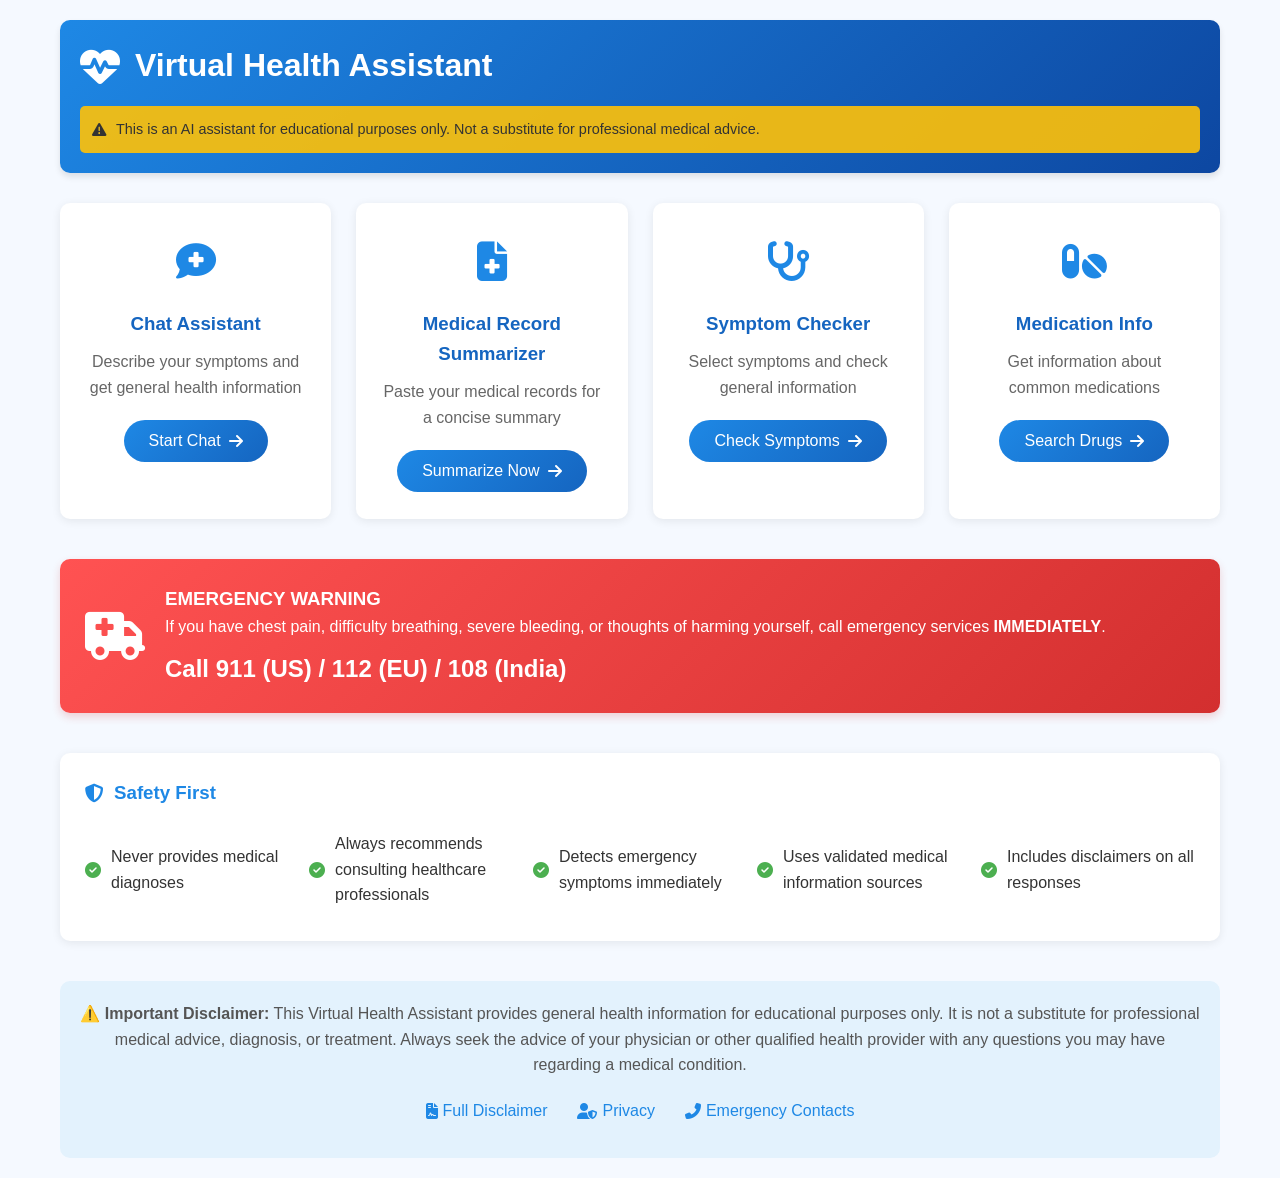
<file: frontend/index.html>
<!DOCTYPE html>
<html lang="en">
<head>
    <meta charset="UTF-8">
    <meta name="viewport" content="width=device-width, initial-scale=1.0">
    <title>Virtual Health Assistant</title>
    <link rel="stylesheet" href="css/style.css">
    <link rel="stylesheet" href="https://cdnjs.cloudflare.com/ajax/libs/font-awesome/6.4.0/css/all.min.css">
</head>
<body>
    <div class="container">
        <!-- Header -->
        <header class="header">
            <div class="logo">
                <i class="fas fa-heartbeat"></i>
                <h1>Virtual Health Assistant</h1>
            </div>
            <div class="disclaimer-banner">
                <i class="fas fa-exclamation-triangle"></i>
                <span>This is an AI assistant for educational purposes only. Not a substitute for professional medical advice.</span>
            </div>
        </header>

        <!-- Main Content -->
        <main class="main-content">
            <!-- Features Grid -->
            <div class="features-grid">
                <div class="feature-card" onclick="window.location.href='chat.html'">
                    <div class="feature-icon">
                        <i class="fas fa-comment-medical"></i>
                    </div>
                    <h3>Chat Assistant</h3>
                    <p>Describe your symptoms and get general health information</p>
                    <button class="btn">Start Chat <i class="fas fa-arrow-right"></i></button>
                </div>

                <div class="feature-card" onclick="window.location.href='summarizer.html'">
                    <div class="feature-icon">
                        <i class="fas fa-file-medical"></i>
                    </div>
                    <h3>Medical Record Summarizer</h3>
                    <p>Paste your medical records for a concise summary</p>
                    <button class="btn">Summarize Now <i class="fas fa-arrow-right"></i></button>
                </div>

                <div class="feature-card" onclick="openSymptomChecker()">
                    <div class="feature-icon">
                        <i class="fas fa-stethoscope"></i>
                    </div>
                    <h3>Symptom Checker</h3>
                    <p>Select symptoms and check general information</p>
                    <button class="btn">Check Symptoms <i class="fas fa-arrow-right"></i></button>
                </div>

                <div class="feature-card" onclick="openMedicationInfo()">
                    <div class="feature-icon">
                        <i class="fas fa-pills"></i>
                    </div>
                    <h3>Medication Info</h3>
                    <p>Get information about common medications</p>
                    <button class="btn">Search Drugs <i class="fas fa-arrow-right"></i></button>
                </div>
            </div>

            <!-- Emergency Alert -->
            <div class="emergency-section">
                <div class="emergency-alert">
                    <i class="fas fa-ambulance"></i>
                    <div>
                        <h3>EMERGENCY WARNING</h3>
                        <p>If you have chest pain, difficulty breathing, severe bleeding, or thoughts of harming yourself, call emergency services <strong>IMMEDIATELY</strong>.</p>
                        <p class="emergency-number">Call 911 (US) / 112 (EU) / 108 (India)</p>
                    </div>
                </div>
            </div>

            <!-- Safety Information -->
            <div class="safety-info">
                <h3><i class="fas fa-shield-alt"></i> Safety First</h3>
                <ul>
                    <li><i class="fas fa-check-circle"></i> Never provides medical diagnoses</li>
                    <li><i class="fas fa-check-circle"></i> Always recommends consulting healthcare professionals</li>
                    <li><i class="fas fa-check-circle"></i> Detects emergency symptoms immediately</li>
                    <li><i class="fas fa-check-circle"></i> Uses validated medical information sources</li>
                    <li><i class="fas fa-check-circle"></i> Includes disclaimers on all responses</li>
                </ul>
            </div>
        </main>

        <!-- Footer -->
        <footer class="footer">
            <p>⚠️ <strong>Important Disclaimer:</strong> This Virtual Health Assistant provides general health information for educational purposes only. It is not a substitute for professional medical advice, diagnosis, or treatment. Always seek the advice of your physician or other qualified health provider with any questions you may have regarding a medical condition.</p>
            <p class="footer-links">
                <a href="#" onclick="showDisclaimer()"><i class="fas fa-file-contract"></i> Full Disclaimer</a>
                <a href="#" onclick="showPrivacy()"><i class="fas fa-user-shield"></i> Privacy</a>
                <a href="#" onclick="showContact()"><i class="fas fa-phone-alt"></i> Emergency Contacts</a>
            </p>
        </footer>
    </div>

    <!-- Symptom Checker Modal -->
    <div id="symptomModal" class="modal">
        <div class="modal-content">
            <span class="close" onclick="closeModal('symptomModal')">&times;</span>
            <h2><i class="fas fa-stethoscope"></i> Symptom Checker</h2>
            
            <div class="symptom-checker">
                <div class="symptom-selection">
                    <h3>Select Your Symptoms:</h3>
                    <div class="symptom-checkboxes">
                        <label><input type="checkbox" name="symptom" value="headache"> Headache</label>
                        <label><input type="checkbox" name="symptom" value="fever"> Fever</label>
                        <label><input type="checkbox" name="symptom" value="cough"> Cough</label>
                        <label><input type="checkbox" name="symptom" value="nausea"> Nausea</label>
                        <label><input type="checkbox" name="symptom" value="fatigue"> Fatigue</label>
                        <label><input type="checkbox" name="symptom" value="chest_pain"> Chest Pain</label>
                        <label><input type="checkbox" name="symptom" value="dizziness"> Dizziness</label>
                    </div>
                    
                    <div class="severity-selector">
                        <h3>Severity:</h3>
                        <select id="severitySelect">
                            <option value="mild">Mild</option>
                            <option value="moderate">Moderate</option>
                            <option value="severe">Severe</option>
                        </select>
                    </div>
                    
                    <button class="btn analyze-btn" onclick="analyzeSymptoms()">
                        <i class="fas fa-search"></i> Analyze Symptoms
                    </button>
                </div>
                
                <div id="symptomResult" class="result-container"></div>
            </div>
        </div>
    </div>

    <!-- Medication Info Modal -->
    <div id="medicationModal" class="modal">
        <div class="modal-content">
            <span class="close" onclick="closeModal('medicationModal')">&times;</span>
            <h2><i class="fas fa-pills"></i> Medication Information</h2>
            
            <div class="medication-search">
                <input type="text" id="drugSearch" placeholder="Enter medication name (e.g., paracetamol)">
                <button class="btn search-btn" onclick="searchDrug()">
                    <i class="fas fa-search"></i> Search
                </button>
            </div>
            
            <div id="medicationResult" class="result-container"></div>
        </div>
    </div>

    <script src="js/main.js"></script>
</body>
</html>
</file>
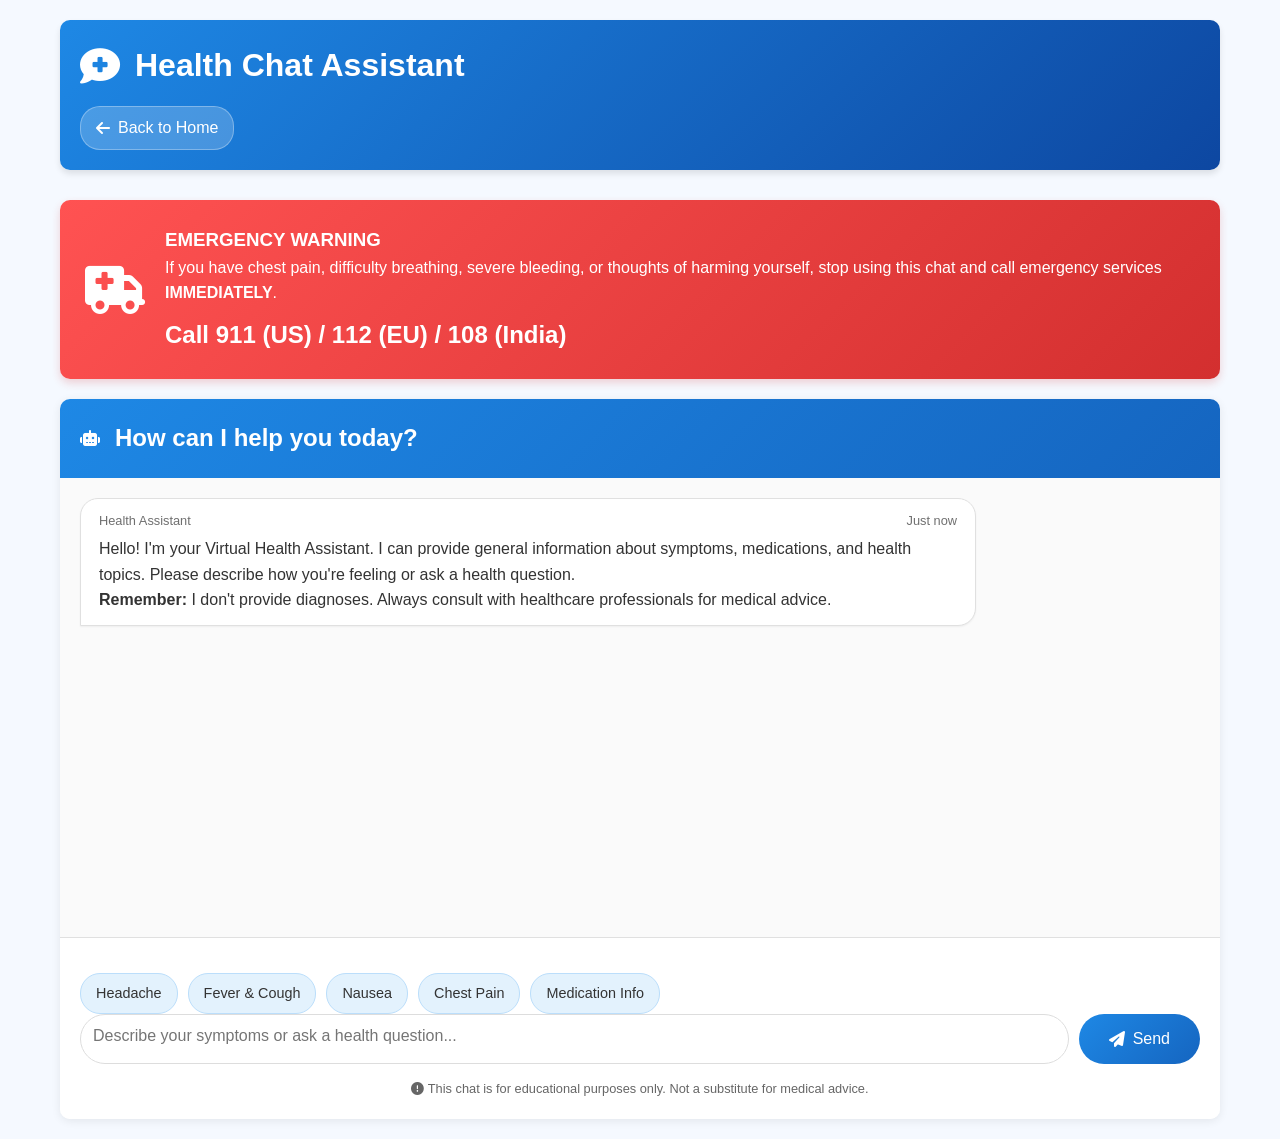
<file: frontend/chat.html>
<!DOCTYPE html>
<html lang="en">
<head>
    <meta charset="UTF-8">
    <meta name="viewport" content="width=device-width, initial-scale=1.0">
    <title>Chat Assistant - Virtual Health Assistant</title>
    <link rel="stylesheet" href="css/style.css">
    <link rel="stylesheet" href="https://cdnjs.cloudflare.com/ajax/libs/font-awesome/6.4.0/css/all.min.css">
    <style>
        .chat-container {
            display: flex;
            flex-direction: column;
            height: 80vh;
            background: white;
            border-radius: 10px;
            box-shadow: 0 2px 10px rgba(0,0,0,0.08);
            overflow: hidden;
        }
        
        .chat-header {
            background: linear-gradient(135deg, #1e88e5, #1565c0);
            color: white;
            padding: 20px;
            display: flex;
            align-items: center;
            gap: 15px;
        }
        
        .chat-header h2 {
            margin: 0;
        }
        
        .chat-messages {
            flex: 1;
            padding: 20px;
            overflow-y: auto;
            background: #fafafa;
        }
        
        .message {
            margin-bottom: 15px;
            max-width: 80%;
        }
        
        .user-message {
            margin-left: auto;
            background: #e3f2fd;
            padding: 12px 18px;
            border-radius: 18px 18px 0 18px;
        }
        
        .assistant-message {
            background: white;
            padding: 12px 18px;
            border-radius: 18px 18px 18px 0;
            border: 1px solid #e0e0e0;
            box-shadow: 0 1px 2px rgba(0,0,0,0.05);
        }
        
        .emergency-message {
            background: linear-gradient(135deg, #ff5252, #d32f2f);
            color: white;
            border: none;
            animation: pulse 2s infinite;
        }
        
        @keyframes pulse {
            0% { box-shadow: 0 0 0 0 rgba(211, 47, 47, 0.7); }
            70% { box-shadow: 0 0 0 10px rgba(211, 47, 47, 0); }
            100% { box-shadow: 0 0 0 0 rgba(211, 47, 47, 0); }
        }
        
        .message-header {
            display: flex;
            justify-content: space-between;
            margin-bottom: 5px;
            font-size: 0.8rem;
            opacity: 0.7;
        }
        
        .chat-input-container {
            padding: 20px;
            border-top: 1px solid #e0e0e0;
            background: white;
        }
        
        .chat-input {
            display: flex;
            gap: 10px;
        }
        
        .chat-input textarea {
            flex: 1;
            padding: 12px;
            border: 1px solid #ddd;
            border-radius: 25px;
            resize: none;
            height: 50px;
            font-family: inherit;
            font-size: 1rem;
        }
        
        .chat-input button {
            padding: 0 30px;
        }
        
        .quick-replies {
            display: flex;
            gap: 10px;
            margin-top: 15px;
            flex-wrap: wrap;
        }
        
        .quick-reply {
            background: #e3f2fd;
            border: 1px solid #bbdefb;
            padding: 8px 15px;
            border-radius: 20px;
            cursor: pointer;
            font-size: 0.9rem;
            transition: all 0.3s;
        }
        
        .quick-reply:hover {
            background: #bbdefb;
            transform: translateY(-2px);
        }
        
        .typing-indicator {
            display: flex;
            gap: 5px;
            padding: 10px;
        }
        
        .typing-dot {
            width: 8px;
            height: 8px;
            background: #1e88e5;
            border-radius: 50%;
            animation: typing 1.4s infinite;
        }
        
        .typing-dot:nth-child(2) { animation-delay: 0.2s; }
        .typing-dot:nth-child(3) { animation-delay: 0.4s; }
        
        @keyframes typing {
            0%, 60%, 100% { transform: translateY(0); }
            30% { transform: translateY(-10px); }
        }
        
        .back-button {
            background: rgba(255,255,255,0.2);
            border: 1px solid rgba(255,255,255,0.3);
            color: white;
            padding: 8px 15px;
            border-radius: 20px;
            cursor: pointer;
            text-decoration: none;
            display: inline-flex;
            align-items: center;
            gap: 8px;
        }
        
        .back-button:hover {
            background: rgba(255,255,255,0.3);
        }
    </style>
</head>
<body>
    <div class="container">
        <!-- Header -->
        <header class="header">
            <div class="logo">
                <i class="fas fa-comment-medical"></i>
                <h1>Health Chat Assistant</h1>
            </div>
            <a href="index.html" class="back-button">
                <i class="fas fa-arrow-left"></i> Back to Home
            </a>
        </header>

        <!-- Emergency Warning -->
        <div class="emergency-alert" style="margin-bottom: 20px;">
            <i class="fas fa-ambulance"></i>
            <div>
                <h3>EMERGENCY WARNING</h3>
                <p>If you have chest pain, difficulty breathing, severe bleeding, or thoughts of harming yourself, stop using this chat and call emergency services <strong>IMMEDIATELY</strong>.</p>
                <p class="emergency-number">Call 911 (US) / 112 (EU) / 108 (India)</p>
            </div>
        </div>

        <!-- Chat Container -->
        <div class="chat-container">
            <div class="chat-header">
                <i class="fas fa-robot"></i>
                <h2>How can I help you today?</h2>
            </div>
            
            <div class="chat-messages" id="chatMessages">
                <!-- Messages will be added here -->
                <div class="message assistant-message">
                    <div class="message-header">
                        <span>Health Assistant</span>
                        <span>Just now</span>
                    </div>
                    <p>Hello! I'm your Virtual Health Assistant. I can provide general information about symptoms, medications, and health topics. Please describe how you're feeling or ask a health question.</p>
                    <p><strong>Remember:</strong> I don't provide diagnoses. Always consult with healthcare professionals for medical advice.</p>
                </div>
            </div>
            
            <div class="chat-input-container">
                <div class="quick-replies">
                    <div class="quick-reply" onclick="sendQuickReply('I have a headache')">Headache</div>
                    <div class="quick-reply" onclick="sendQuickReply('I have fever and cough')">Fever & Cough</div>
                    <div class="quick-reply" onclick="sendQuickReply('I feel nauseous')">Nausea</div>
                    <div class="quick-reply" onclick="sendQuickReply('I have chest pain')">Chest Pain</div>
                    <div class="quick-reply" onclick="sendQuickReply('What is paracetamol used for?')">Medication Info</div>
                </div>
                
                <div class="chat-input">
                    <textarea id="messageInput" placeholder="Describe your symptoms or ask a health question..." onkeydown="checkEnter(event)"></textarea>
                    <button class="btn" onclick="sendMessage()">
                        <i class="fas fa-paper-plane"></i> Send
                    </button>
                </div>
                
                <div style="margin-top: 15px; font-size: 0.8rem; color: #666; text-align: center;">
                    <i class="fas fa-exclamation-circle"></i> This chat is for educational purposes only. Not a substitute for medical advice.
                </div>
            </div>
        </div>
    </div>

    <script src="js/chat.js"></script>
</body>
</html>
</file>
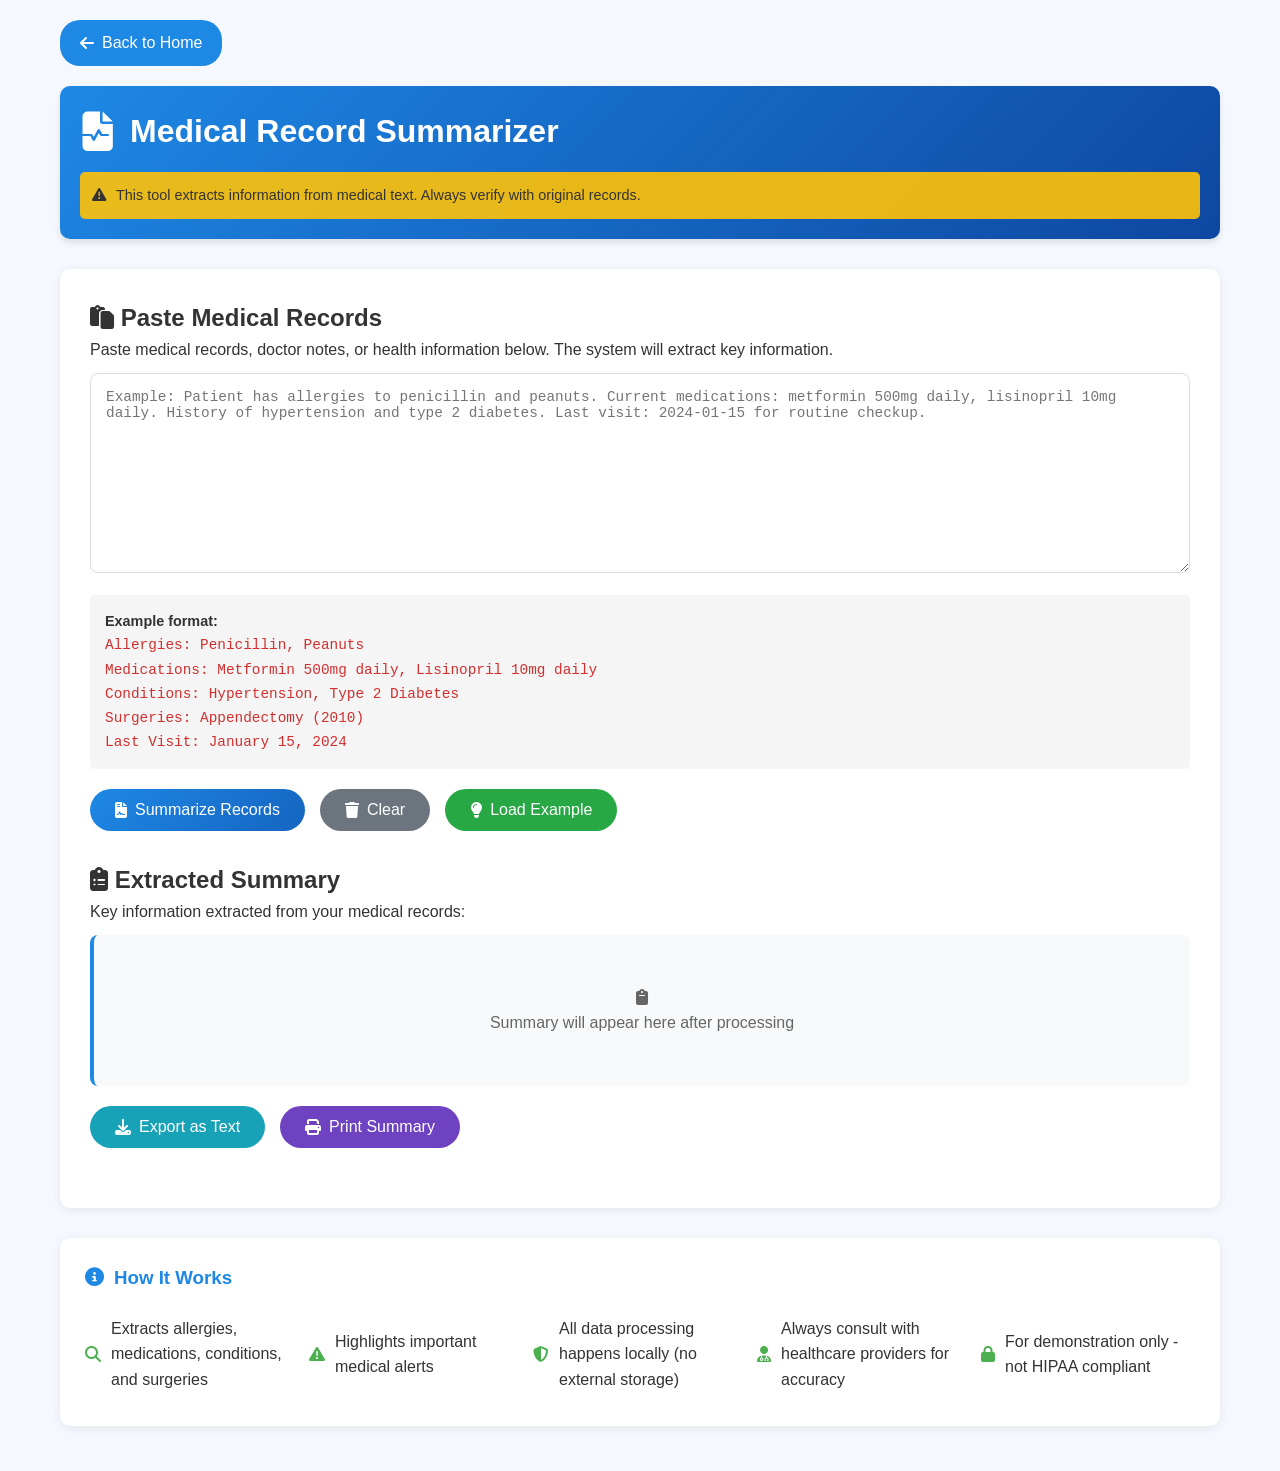
<file: frontend/summarizer.html>
<!DOCTYPE html>
<html lang="en">
<head>
    <meta charset="UTF-8">
    <meta name="viewport" content="width=device-width, initial-scale=1.0">
    <title>Medical Record Summarizer - Virtual Health Assistant</title>
    <link rel="stylesheet" href="css/style.css">
    <link rel="stylesheet" href="https://cdnjs.cloudflare.com/ajax/libs/font-awesome/6.4.0/css/all.min.css">
    <style>
        .summarizer-container {
            background: white;
            border-radius: 10px;
            padding: 30px;
            box-shadow: 0 2px 10px rgba(0,0,0,0.08);
            margin-bottom: 30px;
        }
        
        .input-section, .output-section {
            margin-bottom: 30px;
        }
        
        textarea {
            width: 100%;
            min-height: 200px;
            padding: 15px;
            border: 1px solid #ddd;
            border-radius: 8px;
            font-family: monospace;
            font-size: 0.9rem;
            resize: vertical;
            margin-top: 10px;
        }
        
        .example-text {
            background: #f5f5f5;
            padding: 15px;
            border-radius: 5px;
            margin-top: 15px;
            font-size: 0.9rem;
        }
        
        .example-text code {
            color: #d32f2f;
        }
        
        .summary-output {
            background: #f8f9fa;
            padding: 20px;
            border-radius: 8px;
            border-left: 4px solid #1e88e5;
            min-height: 150px;
            margin-top: 10px;
        }
        
        .alert-highlight {
            background: #fff3cd;
            border-left: 4px solid #ffc107;
            padding: 15px;
            margin: 10px 0;
            border-radius: 0 5px 5px 0;
        }
        
        .summary-item {
            margin-bottom: 15px;
            padding-bottom: 15px;
            border-bottom: 1px solid #eee;
        }
        
        .summary-item:last-child {
            border-bottom: none;
        }
        
        .summary-item h4 {
            color: #1565c0;
            margin-bottom: 8px;
            display: flex;
            align-items: center;
            gap: 10px;
        }
        
        .summary-item h4 i {
            font-size: 1.2rem;
        }
        
        .summary-content {
            padding-left: 30px;
        }
        
        .loading {
            text-align: center;
            padding: 30px;
            color: #666;
        }
        
        .back-button {
            background: #1e88e5;
            color: white;
            padding: 10px 20px;
            border-radius: 20px;
            text-decoration: none;
            display: inline-flex;
            align-items: center;
            gap: 8px;
            margin-bottom: 20px;
        }
        
        .back-button:hover {
            background: #1565c0;
        }
        
        .button-group {
            display: flex;
            gap: 15px;
            margin-top: 20px;
        }
    </style>
</head>
<body>
    <div class="container">
        <!-- Back Button -->
        <a href="index.html" class="back-button">
            <i class="fas fa-arrow-left"></i> Back to Home
        </a>
        
        <!-- Header -->
        <header class="header">
            <div class="logo">
                <i class="fas fa-file-medical-alt"></i>
                <h1>Medical Record Summarizer</h1>
            </div>
            <div class="disclaimer-banner">
                <i class="fas fa-exclamation-triangle"></i>
                <span>This tool extracts information from medical text. Always verify with original records.</span>
            </div>
        </header>

        <!-- Main Content -->
        <div class="summarizer-container">
            <div class="input-section">
                <h2><i class="fas fa-paste"></i> Paste Medical Records</h2>
                <p>Paste medical records, doctor notes, or health information below. The system will extract key information.</p>
                
                <textarea id="medicalText" placeholder="Example: Patient has allergies to penicillin and peanuts. Current medications: metformin 500mg daily, lisinopril 10mg daily. History of hypertension and type 2 diabetes. Last visit: 2024-01-15 for routine checkup."></textarea>
                
                <div class="example-text">
                    <strong>Example format:</strong><br>
                    <code>Allergies: Penicillin, Peanuts<br>
                    Medications: Metformin 500mg daily, Lisinopril 10mg daily<br>
                    Conditions: Hypertension, Type 2 Diabetes<br>
                    Surgeries: Appendectomy (2010)<br>
                    Last Visit: January 15, 2024</code>
                </div>
                
                <div class="button-group">
                    <button class="btn" onclick="summarizeRecords()">
                        <i class="fas fa-file-contract"></i> Summarize Records
                    </button>
                    <button class="btn" style="background: #6c757d;" onclick="clearText()">
                        <i class="fas fa-trash"></i> Clear
                    </button>
                    <button class="btn" style="background: #28a745;" onclick="loadExample()">
                        <i class="fas fa-lightbulb"></i> Load Example
                    </button>
                </div>
            </div>
            
            <div class="output-section">
                <h2><i class="fas fa-clipboard-list"></i> Extracted Summary</h2>
                <p>Key information extracted from your medical records:</p>
                
                <div id="summaryOutput" class="summary-output">
                    <div class="loading">
                        <i class="fas fa-clipboard"></i><br>
                        Summary will appear here after processing
                    </div>
                </div>
                
                <div class="button-group">
                    <button class="btn" onclick="exportAsText()" style="background: #17a2b8;">
                        <i class="fas fa-download"></i> Export as Text
                    </button>
                    <button class="btn" onclick="printSummary()" style="background: #6f42c1;">
                        <i class="fas fa-print"></i> Print Summary
                    </button>
                </div>
            </div>
        </div>
        
        <!-- Information Section -->
        <div class="safety-info">
            <h3><i class="fas fa-info-circle"></i> How It Works</h3>
            <ul>
                <li><i class="fas fa-search"></i> Extracts allergies, medications, conditions, and surgeries</li>
                <li><i class="fas fa-exclamation-triangle"></i> Highlights important medical alerts</li>
                <li><i class="fas fa-shield-alt"></i> All data processing happens locally (no external storage)</li>
                <li><i class="fas fa-user-md"></i> Always consult with healthcare providers for accuracy</li>
                <li><i class="fas fa-lock"></i> For demonstration only - not HIPAA compliant</li>
            </ul>
        </div>
    </div>

    <script src="js/summarizer.js"></script>
</body>
</html>
</file>
<file: frontend/css/style.css>
* {
    margin: 0;
    padding: 0;
    box-sizing: border-box;
}

body {
    font-family: 'Segoe UI', Tahoma, Geneva, Verdana, sans-serif;
    line-height: 1.6;
    color: #333;
    background-color: #f5f9ff;
}

.container {
    max-width: 1200px;
    margin: 0 auto;
    padding: 20px;
}

/* Header */
.header {
    background: linear-gradient(135deg, #1e88e5, #0d47a1);
    color: white;
    padding: 20px;
    border-radius: 10px;
    margin-bottom: 30px;
    box-shadow: 0 4px 6px rgba(0,0,0,0.1);
}

.logo {
    display: flex;
    align-items: center;
    gap: 15px;
    margin-bottom: 15px;
}

.logo i {
    font-size: 2.5rem;
}

.disclaimer-banner {
    background-color: rgba(255, 193, 7, 0.9);
    color: #333;
    padding: 12px;
    border-radius: 5px;
    display: flex;
    align-items: center;
    gap: 10px;
    font-size: 0.9rem;
}

/* Features Grid */
.features-grid {
    display: grid;
    grid-template-columns: repeat(auto-fit, minmax(250px, 1fr));
    gap: 25px;
    margin-bottom: 40px;
}

.feature-card {
    background: white;
    padding: 25px;
    border-radius: 10px;
    box-shadow: 0 2px 10px rgba(0,0,0,0.08);
    cursor: pointer;
    transition: transform 0.3s, box-shadow 0.3s;
    text-align: center;
    border: 2px solid transparent;
}

.feature-card:hover {
    transform: translateY(-5px);
    box-shadow: 0 5px 15px rgba(0,0,0,0.1);
    border-color: #1e88e5;
}

.feature-icon {
    font-size: 2.5rem;
    color: #1e88e5;
    margin-bottom: 15px;
}

.feature-card h3 {
    color: #1565c0;
    margin-bottom: 10px;
}

.feature-card p {
    color: #666;
    margin-bottom: 20px;
}

/* Buttons */
.btn {
    background: linear-gradient(135deg, #1e88e5, #1565c0);
    color: white;
    border: none;
    padding: 12px 25px;
    border-radius: 25px;
    cursor: pointer;
    font-size: 1rem;
    display: inline-flex;
    align-items: center;
    gap: 8px;
    transition: all 0.3s;
}

.btn:hover {
    background: linear-gradient(135deg, #1565c0, #0d47a1);
    transform: scale(1.05);
}

/* Emergency Section */
.emergency-section {
    margin-bottom: 40px;
}

.emergency-alert {
    background: linear-gradient(135deg, #ff5252, #d32f2f);
    color: white;
    padding: 25px;
    border-radius: 10px;
    display: flex;
    align-items: center;
    gap: 20px;
    box-shadow: 0 4px 8px rgba(211, 47, 47, 0.2);
}

.emergency-alert i {
    font-size: 3rem;
}

.emergency-number {
    font-size: 1.5rem;
    font-weight: bold;
    margin-top: 10px;
}

/* Safety Info */
.safety-info {
    background: white;
    padding: 25px;
    border-radius: 10px;
    margin-bottom: 30px;
    box-shadow: 0 2px 10px rgba(0,0,0,0.08);
}

.safety-info h3 {
    color: #1e88e5;
    margin-bottom: 15px;
    display: flex;
    align-items: center;
    gap: 10px;
}

.safety-info ul {
    list-style: none;
    display: grid;
    grid-template-columns: repeat(auto-fit, minmax(200px, 1fr));
    gap: 10px;
}

.safety-info li {
    padding: 8px 0;
    display: flex;
    align-items: center;
    gap: 10px;
}

.safety-info li i {
    color: #4caf50;
}

/* Footer */
.footer {
    background: #e3f2fd;
    padding: 20px;
    border-radius: 10px;
    text-align: center;
    margin-top: 40px;
}

.footer p {
    margin-bottom: 15px;
    color: #555;
}

.footer-links {
    display: flex;
    justify-content: center;
    gap: 30px;
    margin-top: 20px;
}

.footer-links a {
    color: #1e88e5;
    text-decoration: none;
    display: flex;
    align-items: center;
    gap: 5px;
}

.footer-links a:hover {
    text-decoration: underline;
}

/* Modal */
.modal {
    display: none;
    position: fixed;
    z-index: 1000;
    left: 0;
    top: 0;
    width: 100%;
    height: 100%;
    background-color: rgba(0,0,0,0.5);
}

.modal-content {
    background-color: white;
    margin: 5% auto;
    padding: 30px;
    border-radius: 10px;
    width: 90%;
    max-width: 600px;
    max-height: 80vh;
    overflow-y: auto;
}

.close {
    color: #aaa;
    float: right;
    font-size: 28px;
    font-weight: bold;
    cursor: pointer;
}

.close:hover {
    color: #333;
}

/* Symptom Checker */
.symptom-checkboxes {
    display: grid;
    grid-template-columns: repeat(auto-fill, minmax(150px, 1fr));
    gap: 10px;
    margin: 20px 0;
}

.symptom-checkboxes label {
    display: flex;
    align-items: center;
    gap: 8px;
    padding: 8px;
    background: #f5f5f5;
    border-radius: 5px;
}

.severity-selector {
    margin: 20px 0;
}

.severity-selector select {
    padding: 10px;
    border-radius: 5px;
    border: 1px solid #ddd;
    width: 200px;
}

.analyze-btn, .search-btn {
    margin-top: 20px;
}

.medication-search {
    display: flex;
    gap: 10px;
    margin: 20px 0;
}

.medication-search input {
    flex: 1;
    padding: 12px;
    border: 1px solid #ddd;
    border-radius: 5px;
    font-size: 1rem;
}

/* Result Container */
.result-container {
    margin-top: 20px;
    padding: 20px;
    background: #f8f9fa;
    border-radius: 8px;
    border-left: 4px solid #1e88e5;
}

.result-container h3 {
    color: #1565c0;
    margin-bottom: 10px;
}

.result-container p {
    margin-bottom: 10px;
}

/* Responsive */
@media (max-width: 768px) {
    .features-grid {
        grid-template-columns: 1fr;
    }
    
    .footer-links {
        flex-direction: column;
        gap: 15px;
    }
    
    .emergency-alert {
        flex-direction: column;
        text-align: center;
    }
}
</file>
